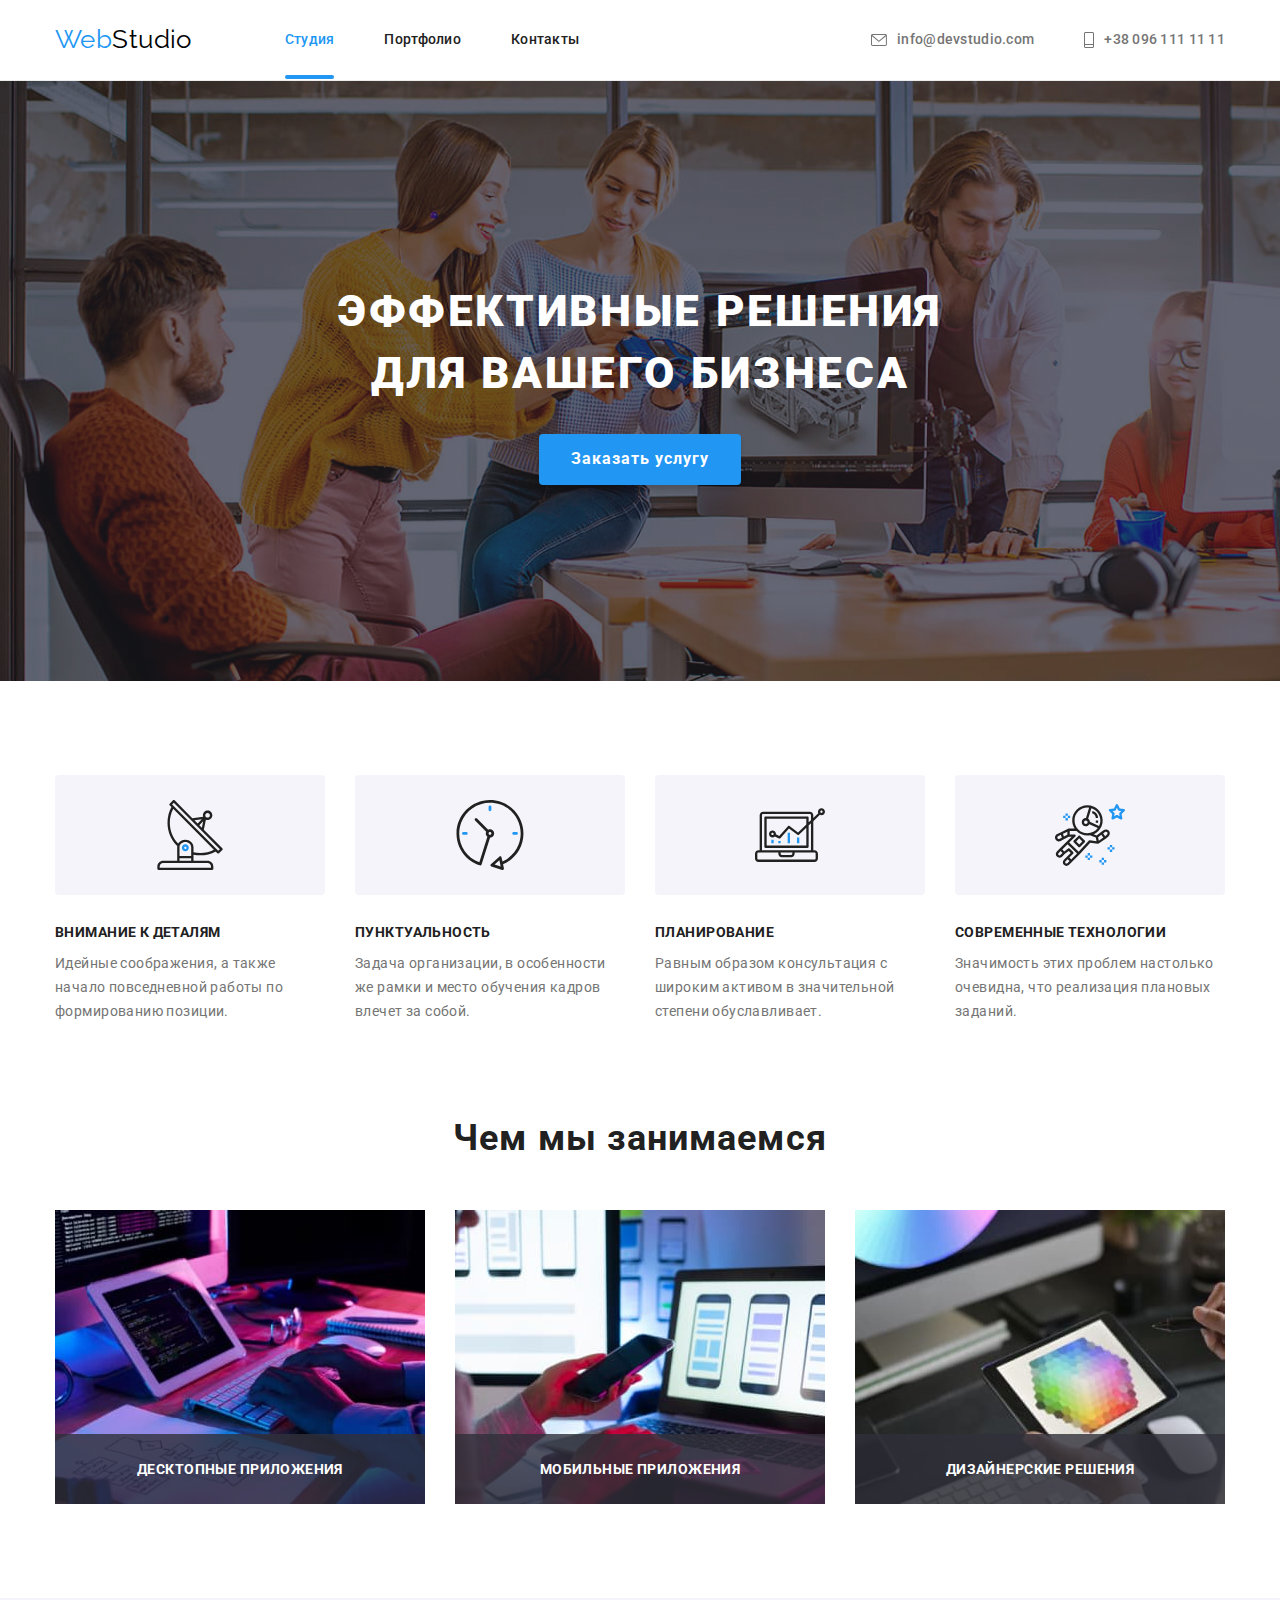
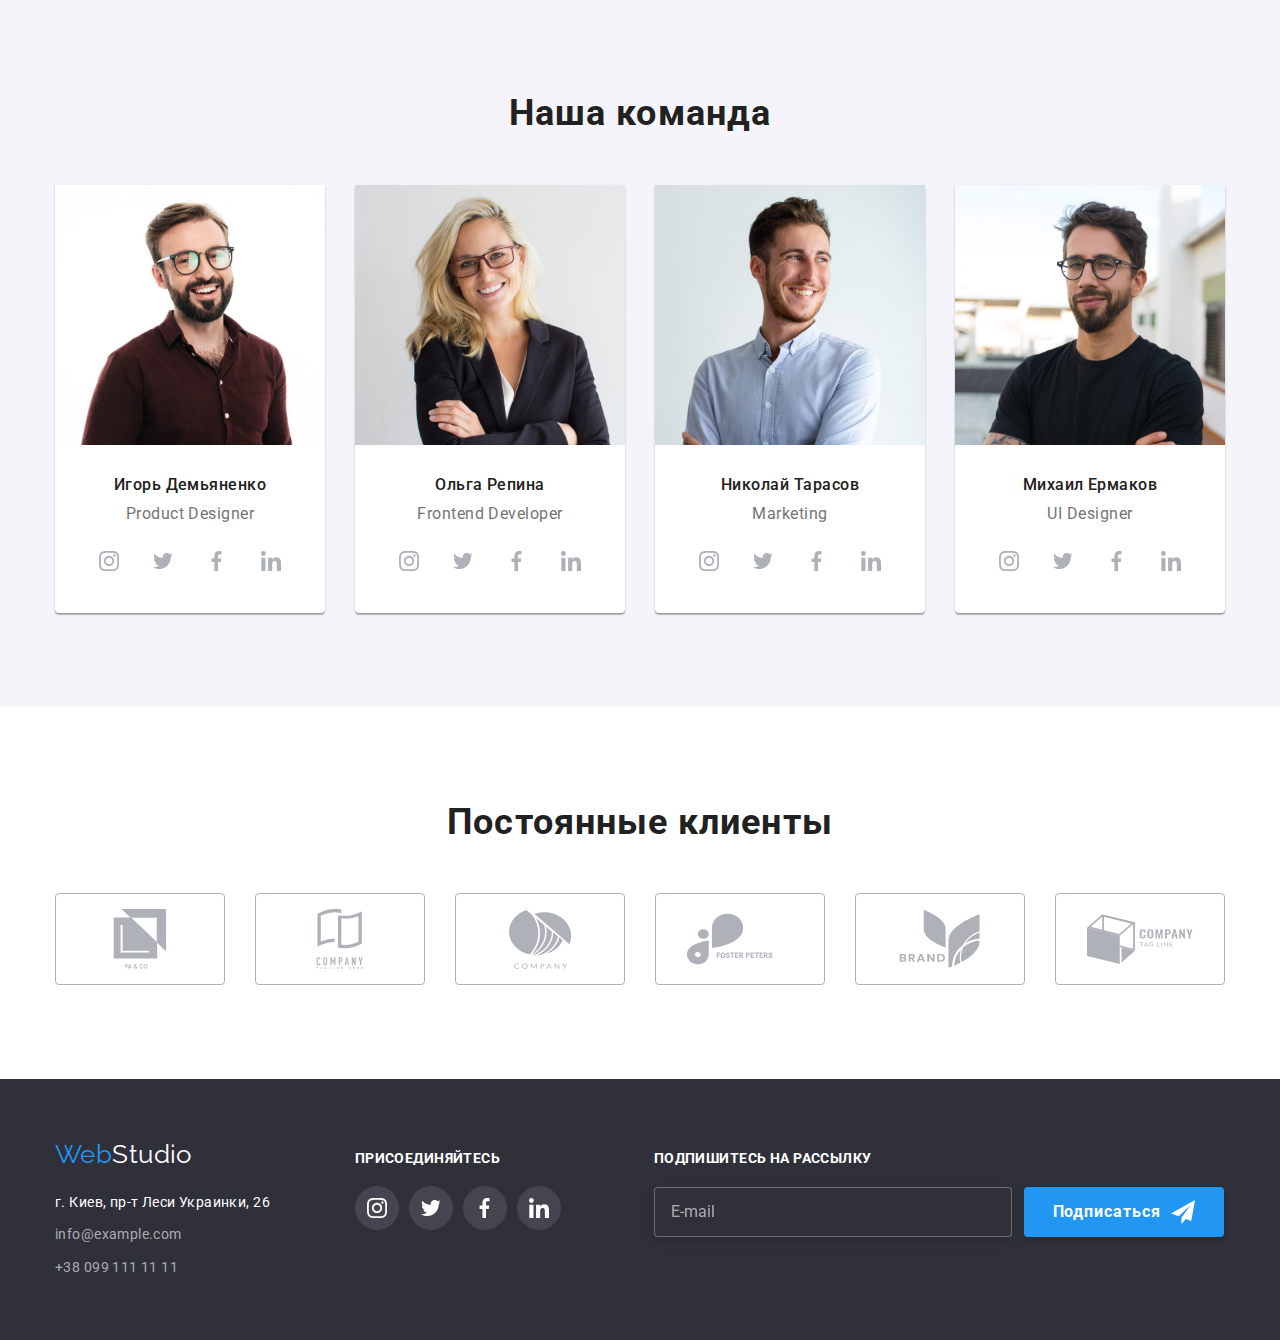
<file: index.html>
<!DOCTYPE html>
<html lang="ru">

<head>
  <meta charset="UTF-8" />
  <meta http-equiv="X-UA-Compatible" content="IE=edge" />
  <meta name="viewport" content="width=device-width, initial-scale=1.0" />
  <title>WebStudio</title>
  <link rel="preconnect" href="https://fonts.googleapis.com" />
  <link rel="preconnect" href="https://fonts.gstatic.com" crossorigin />
  <link href="https://fonts.googleapis.com/css2?family=Raleway:wght@700&family=Roboto:wght@400;500;700;900&display=swap"
    rel="stylesheet" />
  <link rel="stylesheet"
    href="https://cdnjs.cloudflare.com/ajax/libs/modern-normalize/1.1.0/modern-normalize.min.css" />
      <link rel="stylesheet" href="./css/main.min.css" />

</head>

<body>
  <!-- Шапка -->
  <header>
    <div class="header-border">
      <div class="container main-nav">
        <nav class="nav-header">
          <a lang="en" href="./index.html" class="logo">Web<span class="logo-secondary">Studio</span></a>

          <ul class="site-nav list">
            <li class="item">
              <a href="./index.html" class="site-nav-link link current">Студия</a>
            </li>
            <li class="item">
              <a href="./portfolio.html" class="site-nav-link link">Портфолио</a>
            </li>
            <li class="item"><a href="" class="site-nav-link link">Контакты</a></li>
          </ul>
        </nav>

        <ul class="header-list list">
          <li class="item">
            <a href="mailto:info@devstudio.com" class="header-link link"><svg class="header-mail" width="16" height="12">
                <use href="./images/icons.svg#icon-mail"></use>
              </svg>
              info@devstudio.com</a>
          </li>
          <li class="item">
            <a href="tel:+380961111111" class="header-link link">
              <svg class="header-phone" width="10" height="16">
                <use href="./images/icons.svg#icon-phone"></use>
              </svg>+38 096 111 11 11</a>
          </li>
        </ul>
      </div>
    </div>
  </header>
  <!-- Основной контент -->

  <main>
    <!-- Герой -->
    <section class="hero">
      <div class="container top">
        <h1 class="hero-title">
          Эффективные решения <br />
          для вашего бизнеса
        </h1>
        <div class="padding-bottom">
          <button type="button" class="primary-button" data-modal-open>
            Заказать услугу
          </button>
          <div class="backdrop is-hidden" data-modal>
            <div class="modal">
              <button class="close-button" data-modal-close>
                <svg class="icon-close" width="18" height="18">
                  <use href="./images/icons.svg#icon-icon-close-1"></use>
                </svg>
              </button>
              <form class="form-field">
                <b class="form-title">Оставьте свои данные, мы вам перезвоним</b>

                <label class="form-label">
                  <span class="form-name">Имя</span>
                  <input class="form-input" type="text" name="name" autofocus required />
                  <svg class="form-icon" width="18" height="18">
                    <use href="./images/icons.svg#icon-person-modal"></use>
                  </svg>
                </label>

                <label class="form-label">
                  <span class="form-name">Телефон</span>
                  <input class="form-input" type="tel" name="phone" required />
                  <svg class="form-icon" width="18" height="18">
                    <use href="./images/icons.svg#icon-phone-modal"></use>
                  </svg>
                </label>

                <label class="form-label">
                  <span class="form-name">Почта</span>
                  <input class="form-input" type="email" name="mail" required />
                  <svg class="form-icon" width="18" height="18">
                    <use href="./images/icons.svg#icon-email-modal"></use>
                  </svg>
                </label>

                <label class="form-label">
                  <span class="form-name">Коментарий</span>
                  <textarea class="form-textarea" name="comment" placeholder="Введите текст"></textarea>
                </label>

                <label class="form-label-checkbox">
                  <input class="form-input-checkbox visually-hidden" type="checkbox" required />
                  <span class="box-icon-checkbox">
                    <svg class="form-icon-check" width="16" height="15">
                      <use href="./images/icons.svg#icon-check"></use>
                    </svg>
                  </span>
                  <span class="form-name-checkbox">Соглашаюсь с рассылкой и принимаю
                    <a href="" class="form-link">Условия договора</a></span>
                </label>

                <button class="form-button" type="submit">Отправить</button>
              </form>
            </div>
          </div>
        </div>
      </div>
    </section>

    <!-- Приемущества сайта -->
    <div class="benefits section main-section">
      <div class="container">
        <ul class="benefits__list list">
          <li class="benefits__item">
            <div class="benefits__thumb">
              <svg class="benefits__icon" width="70" height="70">
                <use href="./images/icons.svg#icon-antenna-1"></use>
              </svg>
            </div>
            <h3 class="benefits__title">Внимание к деталям</h3>
            <p class="benefits__text">
              Идейные соображения, а также начало повседневной работы по
              формированию позиции.
            </p>
          </li>
          <li class="benefits__item">
            <div class="benefits__thumb">
              <svg class="benefits__icon" width="70" height="70">
                <use href="./images/icons.svg#icon-clock-1"></use>
              </svg>
            </div>
            <h3 class="benefits__title">Пунктуальность</h3>
            <p class="benefits__text">
              Задача организации, в особенности же рамки и место обучения
              кадров влечет за собой.
            </p>
          </li>
          <li class="benefits__item">
            <div class="benefits__thumb">
              <svg class="benefits__icon" width="70" height="70">
                <use href="./images/icons.svg#icon-monitor"></use>
              </svg>
            </div>
            <h3 class="benefits__title">Планирование</h3>
            <p class="benefits__text">
              Равным образом консультация с широким активом в значительной
              степени обуславливает.
            </p>
          </li>
          <li class="benefits__item">
            <div class="benefits__thumb">
              <svg class="benefits__icon" width="70" height="70">
                <use href="./images/icons.svg#icon-astronaut-1"></use>
              </svg>
            </div>
            <h3 class="benefits__title">Современные технологии</h3>
            <p class="benefits__text">
              Значимость этих проблем настолько очевидна, что реализация
              плановых заданий.
            </p>
          </li>
        </ul>
      </div>
    </div>
    <!-- Чем мы занимаемся -->
    <section class="work">
      <div class="container">
        <h2 class="work__title">Чем мы занимаемся</h2>
        <ul class="work__list list">
          <li class="work__item">
            <img src="./images/webstudio/nout.jpg" alt="планшет с написанным на нем кодом" width="370" height="294" />
            <div class="service">
              <p class="service__text">десктопные приложения</p>
            </div>
          </li>
          <li class="work__item">
            <img src="./images/webstudio/mobile.jpg" alt="работа на ноутбуке" width="370" height="294" />
            <div class="service">
              <p class="service__text">мобильные приложения</p>
            </div>
          </li>
          <li class="work__item">
            <img src="./images/webstudio/cube.jpg" alt="цветной шестигранник на планшете" width="370" height="294" />
            <div class="service">
              <p class="service__text">дизайнерские решения</p>
            </div>
          </li>
        </ul>
      </div>
    </section>
    <!-- Команда работников -->
    <section class="team section">
      <div class="container">
        <h2 class="team__title">Наша команда</h2>
        <ul class="team__list list">
          <li class="team__item">
            <img src="./images/webstudio/red.jpg" alt="работник компании в красной рубашке" width="270" height="260" />
            <div class="team__padding">
              <h3 class="team__name">Игорь Демьяненко</h3>
              <p lang="en" class="team__text">Product Designer</p>
            </div>
            <div class="network">
              <ul class="network__list">
                <li class="network__item">
                  <a href="" class="network__link"><svg class="network__icon" width="20" height="20">
                      <use href="./images/icons.svg#icon-instagram-2"></use>
                    </svg></a>
                </li>
                <li class="network__item">
                  <a href="" class="network__link"><svg class="network__icon" width="20" height="20">
                      <use href="./images/icons.svg#icon-twitter"></use>
                    </svg></a>
                </li>
                <li class="network__item">
                  <a href="" class="network__link"><svg class="network__icon" width="20" height="20">
                      <use href="./images/icons.svg#icon-facebook"></use>
                    </svg></a>
                </li>
                <li class="network__item">
                  <a href="" class="network__link"><svg class="network__icon" width="20" height="20">
                      <use href="./images/icons.svg#icon-linkedin-1"></use>
                    </svg></a>
                </li>
              </ul>
            </div>
          </li>
          <li class="team__item">
            <img src="./images/webstudio/blond.jpg" alt="работник комапании девушка блондинка" width="270"
              height="260" />
            <div class="team__padding">
              <h3 class="team__name">Ольга Репина</h3>
              <p lang="en" class="team__text">Frontend Developer</p>
            </div>
            <div class="network">
              <ul class="network__list">
                <li class="network__item">
                  <a href="" class="network__link"><svg class="network__icon" width="20" height="20">
                      <use href="./images/icons.svg#icon-instagram-2"></use>
                    </svg></a>
                </li>
                <li class="network__item">
                  <a href="" class="network__link"><svg class="network__icon" width="20" height="20">
                      <use href="./images/icons.svg#icon-twitter"></use>
                    </svg></a>
                </li>
                <li class="network__item">
                  <a href="" class="network__link"><svg class="network__icon" width="20" height="20">
                      <use href="./images/icons.svg#icon-facebook"></use>
                    </svg></a>
                </li>
                <li class="network__item">
                  <a href="" class="network__link"><svg class="network__icon" width="20" height="20">
                      <use href="./images/icons.svg#icon-linkedin-1"></use>
                    </svg></a>
                </li>
              </ul>
            </div>
          </li>
          <li class="team__item">
            <img src="./images/webstudio/white.jpg" alt="работник комапании в синей рубашке" width="270" height="260" />
            <div class="team__padding">
              <h3 class="team__name">Николай Тарасов</h3>
              <p lang="en" class="team__text">Marketing</p>
            </div>
            <div class="network">
              <ul class="network__list">
                <li class="network__item">
                  <a href="" class="network__link"><svg class="network__icon" width="20" height="20">
                      <use href="./images/icons.svg#icon-instagram-2"></use>
                    </svg></a>
                </li>
                <li class="network__item">
                  <a href="" class="network__link"><svg class="network__icon" width="20" height="20">
                      <use href="./images/icons.svg#icon-twitter"></use>
                    </svg></a>
                </li>
                <li class="network__item">
                  <a href="" class="network__link"><svg class="network__icon" width="20" height="20">
                      <use href="./images/icons.svg#icon-facebook"></use>
                    </svg></a>
                </li>
                <li class="network__item">
                  <a href="" class="network__link"><svg class="network__icon" width="20" height="20">
                      <use href="./images/icons.svg#icon-linkedin-1"></use>
                    </svg></a>
                </li>
              </ul>
            </div>
          </li>
          <li class="team__item">
            <img src="./images/webstudio/black.jpg" alt="работник комапании в черной футболке" width="270"
              height="260" />
            <div class="team__padding">
              <h3 class="team__name">Михаил Ермаков</h3>
              <p lang="en" class="team__text">UI Designer</p>
            </div>
            <div class="network">
              <ul class="network__list">
                <li class="network__item">
                  <a href="" class="network__link"><svg class="network__icon" width="20" height="20">
                      <use href="./images/icons.svg#icon-instagram-2"></use>
                    </svg></a>
                </li>
                <li class="network__item">
                  <a href="" class="network__link"><svg class="network__icon" width="20" height="20">
                      <use href="./images/icons.svg#icon-twitter"></use>
                    </svg></a>
                </li>
                <li class="network__item">
                  <a href="" class="network__link"><svg class="network__icon" width="20" height="20">
                      <use href="./images/icons.svg#icon-facebook"></use>
                    </svg></a>
                </li>
                <li class="network__item">
                  <a href="" class="network__link"><svg class="network__icon" width="20" height="20">
                      <use href="./images/icons.svg#icon-linkedin-1"></use>
                    </svg></a>
                </li>
              </ul>
            </div>
          </li>
        </ul>
      </div>
    </section>

    <!-- Постоянные клиенты -->
    <section class="section">
      <div class="container thumb">
        <h3 class="clients-title">Постоянные клиенты</h3>
        <ul class="clients-list">
          <li class="clients-item">
            <a href="" class="clients-link">
              <svg class="clients-icon" width="106" height="60">
                <use href="./images/icons.svg#icon-group-1"></use>
              </svg>
            </a>
          </li>
          <li class="clients-item">
            <a href="" class="clients-link">
              <svg class="clients-icon" width="106" height="60">
                <use href="./images/icons.svg#icon-group-2"></use>
              </svg>
            </a>
          </li>
          <li class="clients-item">
            <a href="" class="clients-link">
              <svg class="clients-icon" width="106" height="60">
                <use href="./images/icons.svg#icon-group-3"></use>
              </svg>
            </a>
          </li>
          <li class="clients-item">
            <a href="" class="clients-link">
              <svg class="clients-icon" width="106" height="60">
                <use href="./images/icons.svg#icon-group4"></use>
              </svg>
            </a>
          </li>
          <li class="clients-item">
            <a href="" class="clients-link">
              <svg class="clients-icon" width="106" height="60">
                <use href="./images/icons.svg#icon-group-5"></use>
              </svg>
            </a>
          </li>
          <li class="clients-item">
            <a href="" class="clients-link">
              <svg class="clients-icon" width="106" height="60">
                <use href="./images/icons.svg#icon-group6"></use>
              </svg>
            </a>
          </li>
        </ul>
      </div>
    </section>
  </main>
  <!-- Подвал сайта -->
  <footer>
    <div class="footer">
      <div class="container footer-thumb">
        <div class="address">
          <a lang="en" href="./index.html" class="logo">Web<span class="footer-logo">Studio</span></a>
          <address>
            <p class="footer-address">г. Киев, пр-т Леси Украинки, 26</p>
            <a href="mailto:info@example.com " class="footer-link">info@example.com
            </a>
            <a href="tel:+380991111111" class="footer-link">+38 099 111 11 11</a>
          </address>
        </div>
        <div class="social">
          <h3 class="social-title">присоединяйтесь</h3>
          <ul class="social-list">
            <li class="social-item">
              <a href="" class="social-link"><svg class="social-icon" width="20" height="20">
                  <use href="./images/icons.svg#icon-instagram-2"></use>
                </svg></a>
            </li>
            <li class="social-item">
              <a href="" class="social-link"><svg class="social-icon" width="20" height="20">
                  <use href="./images/icons.svg#icon-twitter"></use>
                </svg></a>
            </li>
            <li class="social-item">
              <a href="" class="social-link"><svg class="social-icon" width="20" height="20">
                  <use href="./images/icons.svg#icon-facebook"></use>
                </svg></a>
            </li>
            <li class="social-item">
              <a href="" class="social-link"><svg class="social-icon" width="20" height="20">
                  <use href="./images/icons.svg#icon-linkedin-1"></use>
                </svg></a>
            </li>
          </ul>
        </div>
        <form class="footer-form">
          <div class="footer-form-email">
            <label for="footer-mail" class="footer-label">Подпишитесь на рассылку</label>
            <input type="email" name="mail" id="footer-mail" placeholder="E-mail" class="footer-input">
          </div>
          <button type="submit" class="footer-form-button">Подписаться
            <svg class="form-icon-button" width="24" height="24">
              <use href="./images/icons.svg#icon-telegram"></use>
            </svg>
          </button>
        </form>

      </div>
    </div>
  </footer>
  <script src="./js/modal.js"></script>
</body>

</html>
</file>
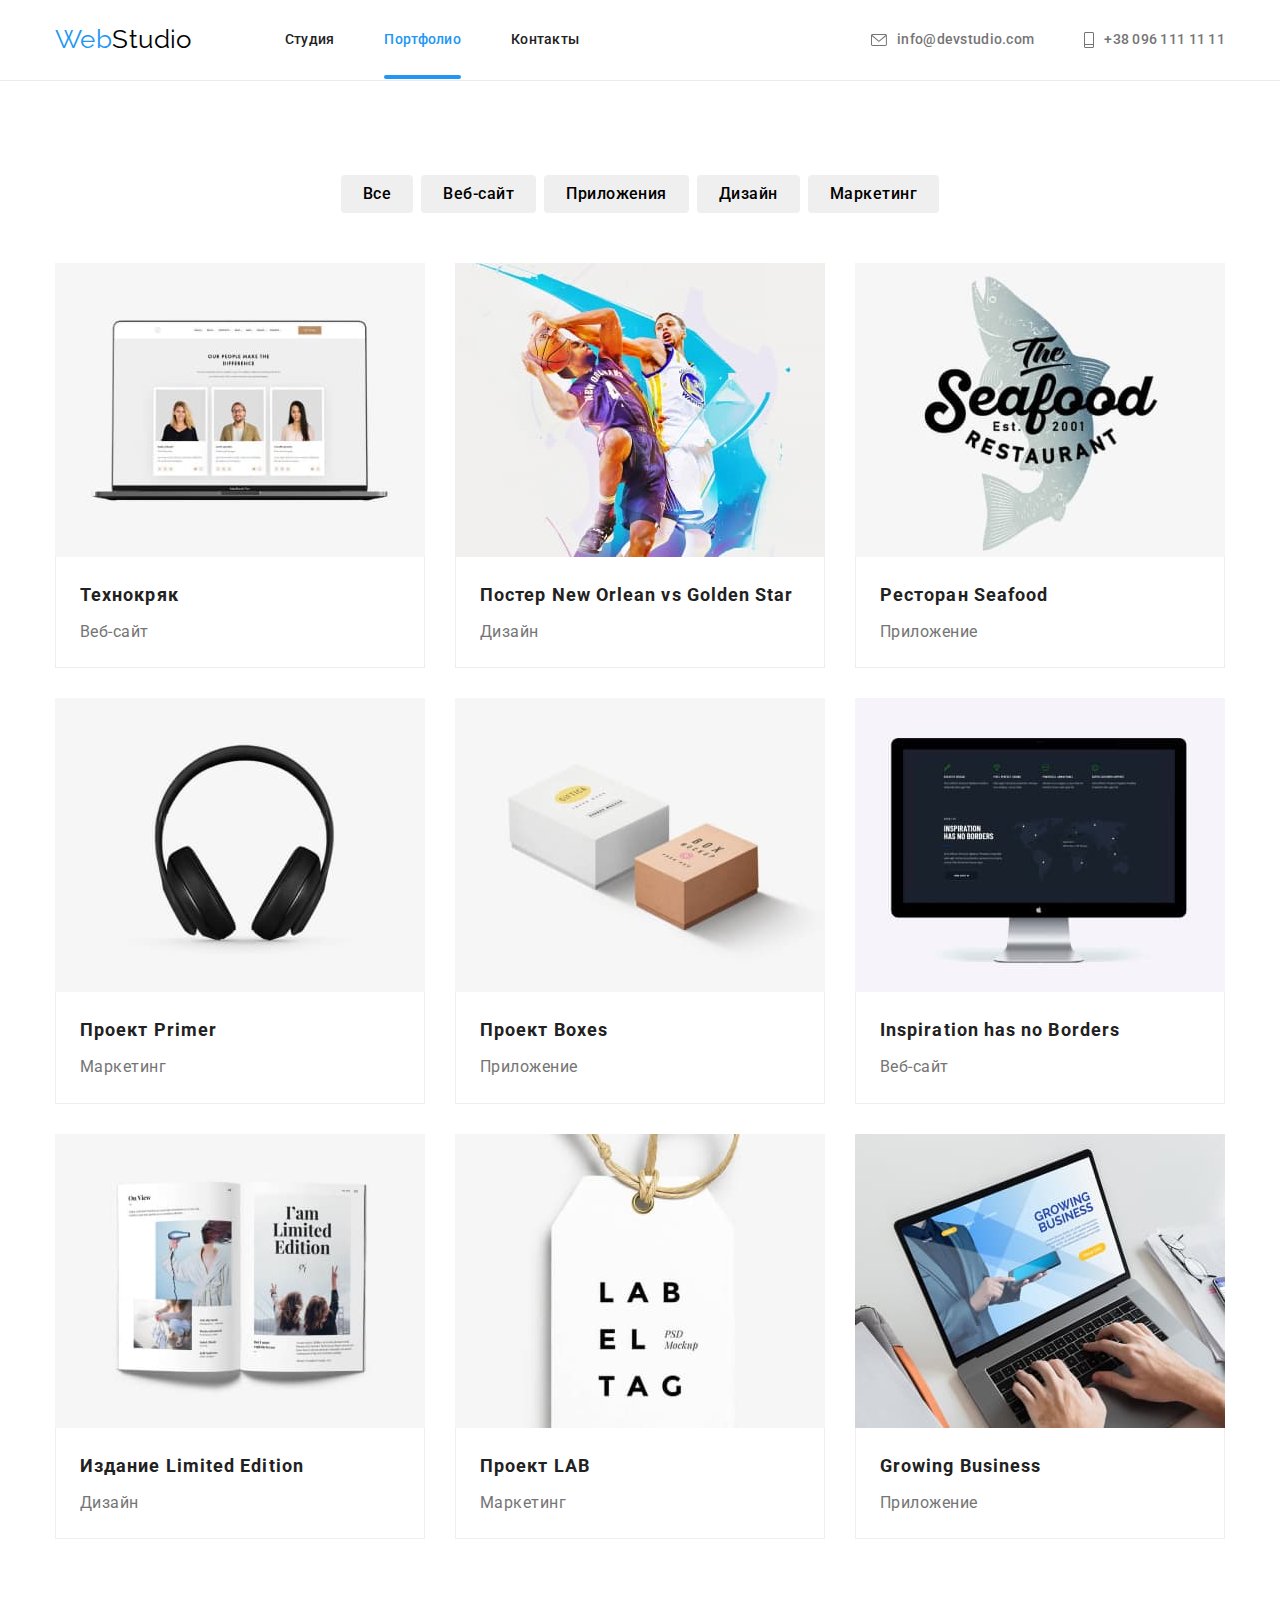
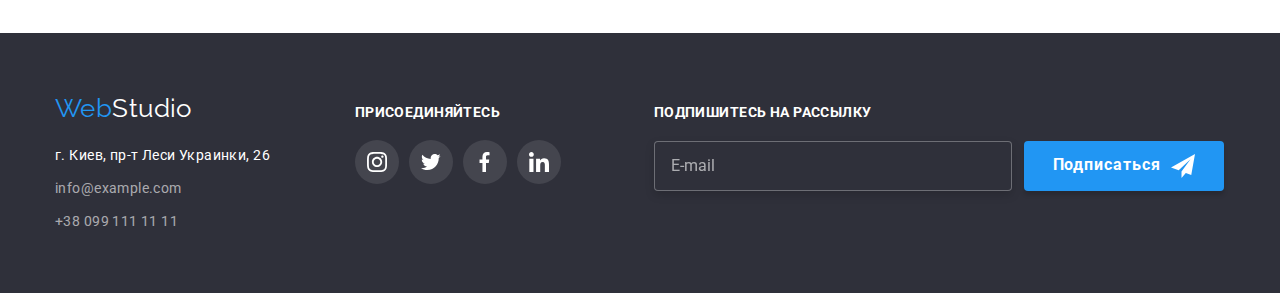
<file: portfolio.html>
<!DOCTYPE html>
<html lang="ru">

<head>
  <meta charset="UTF-8" />
  <meta http-equiv="X-UA-Compatible" content="IE=edge" />
  <meta name="viewport" content="width=device-width, initial-scale=1.0" />
  <title>Portfolio</title>
  <link rel="preconnect" href="https://fonts.googleapis.com" />
  <link rel="preconnect" href="https://fonts.gstatic.com" crossorigin />
  <link href="https://fonts.googleapis.com/css2?family=Raleway:wght@700&family=Roboto:wght@400;500;700;900&display=swap"
    rel="stylesheet" />
  <link rel="stylesheet"
    href="https://cdnjs.cloudflare.com/ajax/libs/modern-normalize/1.1.0/modern-normalize.min.css" />
    <link rel="stylesheet" href="./css/main.min.css" />
   

</head>

<body>
  <!-- Шапка -->
   <header>
    <div class="header-border">
      <div class="container main-nav">
        <nav class="nav-header">
          <a lang="en" href="./index.html" class="logo">Web<span class="logo-secondary">Studio</span></a>

          <ul class="site-nav list">
            <li class="item">
              <a href="./index.html" class="site-nav-link link ">Студия</a>
            </li>
            <li class="item">
              <a href="./portfolio.html" class="site-nav-link link current">Портфолио</a>
            </li>
            <li class="item"><a href="" class="site-nav-link link">Контакты</a></li>
          </ul>
        </nav>

        <ul class="header-list list">
          <li class="item">
            <a href="mailto:info@devstudio.com" class="header-link link"><svg class="header-mail" width="16" height="12">
                <use href="./images/icons.svg#icon-mail"></use>
              </svg>
              info@devstudio.com</a>
          </li>
          <li class="item">
            <a href="tel:+380961111111" class="header-link link">
              <svg class="header-phone" width="10" height="16">
                <use href="./images/icons.svg#icon-phone"></use>
              </svg>+38 096 111 11 11</a>
          </li>
        </ul>
      </div>
    </div>
  </header>

  <main>
    <!-- наши проекты -->
    <section class="projects section">
      <div class="container">
        <h1 hidden class="projects-title">Наши проекты</h1>
        <ul class="projects-list-buttons">
          <li class="item"><button type="button" class="secondary-button ">Все</button></li>
          <li class="item">
            <button type="button" class="secondary-button ">Веб-сайт</button>
          </li>
          <li class="item">
            <button type="button" class="secondary-button ">Приложения</button>
          </li>
          <li class="item">
            <button type="button" class="secondary-button ">Дизайн</button>
          </li>
          <li class="item">
            <button type="button" class="secondary-button ">Маркетинг</button>
          </li>
        </ul>



        <ul class="projects-list">
          <li class="projects-card">
            <a href="" class="card link">
              <div class="projects-thumb">
                <img src="./images/portfolio/img.jpg" alt="ноутбук">
                <div class="projects-overlay">
                  <p class="overlay-text">Ресурс предлагает комплексные предложения с разным уровнем функционала и
                    сервисов. Все это позволит
                    посетителю получить исчерпывающие сведения о компании или частном лице.</p>
                </div>
              </div>

              <div class="projects-content">
                <h2 class="projects-title">Технокряк</h2>
                <p class="projects-text">Веб-сайт</p>
              </div>
            </a>
          </li>

          <li class="projects-card">
            <a href="" class="card link">
              <div class="projects-thumb">
                <img src="./images/portfolio/img(1).jpg" alt="баскетболисты">
                <div class="projects-overlay">
                  <p class="overlay-text">Ресурс предлагает комплексные предложения с разным уровнем функционала и
                    сервисов. Все это позволит
                    посетителю получить исчерпывающие сведения о компании или частном лице.</p>
                </div>
              </div>
              <div class="projects-content">
                <h2 class="projects-title">Постер New Orlean vs Golden Star</h2>
                <p class="projects-text">Дизайн</p>
              </div>
            </a>
          </li>


          </li>
          <li class="projects-card">
            <a href="" class="card link">
              <div class="projects-thumb">
                <img src="./images/portfolio/img(2).jpg" alt="логотип ресторана">
                <div class="projects-overlay">
                  <p class="overlay-text">Ресурс предлагает комплексные предложения с разным уровнем функционала и
                    сервисов. Все это позволит
                    посетителю получить исчерпывающие сведения о компании или частном лице.</p>
                </div>
              </div>
              <div class="projects-content">
                <h2 class="projects-title">Ресторан Seafood</h2>
                <p class="projects-text">Приложение</p>
              </div>
            </a>
          </li>

          <li class="projects-card">
            <a href="" class="card link">
              <div class="projects-thumb">
                <img src="./images/portfolio/img(3).jpg" alt="наушники">
                <div class="projects-overlay">
                  <p class="overlay-text">Ресурс предлагает комплексные предложения с разным уровнем функционала и
                    сервисов. Все это позволит
                    посетителю получить исчерпывающие сведения о компании или частном лице.</p>
                </div>
              </div>
              <div class="projects-content">
                <h2 class="projects-title">Проект Primer</h2>
                <p class="projects-text">Маркетинг</p>
              </div>
            </a>
          </li>

          <li class="projects-card">
            <a href="" class="card link">
              <div class="projects-thumb">
                <img src="./images/portfolio/img(4).jpg" alt="коробки">
                <div class="projects-overlay">
                  <p class="overlay-text">Ресурс предлагает комплексные предложения с разным уровнем функционала и
                    сервисов. Все это позволит
                    посетителю получить исчерпывающие сведения о компании или частном лице.</p>
                </div>
              </div>
              <div class="projects-content">
                <h2 class="projects-title">Проект Boxes</h2>
                <p class="projects-text">Приложение</p>
              </div>
            </a>
          </li>

          <li class="projects-card">
            <a href="" class="card link">
              <div class="projects-thumb">
                <img src="./images/portfolio/img(5).jpg" alt="компьютер">
                <div class="projects-overlay">
                  <p class="overlay-text">Ресурс предлагает комплексные предложения с разным уровнем функционала и
                    сервисов. Все это позволит
                    посетителю получить исчерпывающие сведения о компании или частном лице.</p>
                </div>
              </div>
              <div class="projects-content">
                <h2 class="projects-title">Inspiration has no Borders</h2>
                <p class="projects-text">Веб-сайт</p>
              </div>
            </a>
          </li>

          <li class="projects-card">
            <a href="" class="card link">
              <div class="projects-thumb">
                <img src="./images/portfolio/img(6).jpg" alt="журнал">
                <div class="projects-overlay">
                  <p class="overlay-text">Ресурс предлагает комплексные предложения с разным уровнем функционала и
                    сервисов. Все это позволит
                    посетителю получить исчерпывающие сведения о компании или частном лице.</p>
                </div>
              </div>
              <div class="projects-content">
                <h2 class="projects-title">Издание Limited Edition</h2>
                <p class="projects-text">Дизайн</p>
              </div>
            </a>
          </li>

          <li class="projects-card">
            <a href="" class="card link">
              <div class="projects-thumb">
                <img src="./images/portfolio/img(7).jpg" alt="логотип">
                <div class="projects-overlay">
                  <p class="overlay-text">Ресурс предлагает комплексные предложения с разным уровнем функционала и
                    сервисов. Все это позволит
                    посетителю получить исчерпывающие сведения о компании или частном лице.</p>
                </div>
              </div>
              <div class="projects-content">
                <h2 class="projects-title">Проект LAB</h2>
                <p class="projects-text">Маркетинг</p>
              </div>
            </a>
          </li>

          <li class="projects-card">
            <a href="" class="card link">
              <div class="projects-thumb">
                <img src="./images/portfolio/img(8).jpg" alt="ноутбук">
                <div class="projects-overlay">
                  <p class="overlay-text">Ресурс предлагает комплексные предложения с разным уровнем функционала и
                    сервисов. Все это позволит
                    посетителю получить исчерпывающие сведения о компании или частном лице.</p>
                </div>
              </div>
              <div class="projects-content">
                <h2 class="projects-title">Growing Business</h2>
                <p class="projects-text">Приложение</p>
              </div>
            </a>
          </li>




        </ul>
      </div>
    </section>
  </main>

   <footer>
    <div class="footer">
      <div class="container footer-thumb">
        <div class="address">
          <a lang="en" href="./index.html" class="logo">Web<span class="footer-logo">Studio</span></a>
          <address>
            <p class="footer-address">г. Киев, пр-т Леси Украинки, 26</p>
            <a href="mailto:info@example.com " class="footer-link">info@example.com
            </a>
            <a href="tel:+380991111111" class="footer-link">+38 099 111 11 11</a>
          </address>
        </div>
        <div class="social">
          <h3 class="social-title">присоединяйтесь</h3>
          <ul class="social-list">
            <li class="social-item">
              <a href="" class="social-link"><svg class="social-icon" width="20" height="20">
                  <use href="./images/icons.svg#icon-instagram-2"></use>
                </svg></a>
            </li>
            <li class="social-item">
              <a href="" class="social-link"><svg class="social-icon" width="20" height="20">
                  <use href="./images/icons.svg#icon-twitter"></use>
                </svg></a>
            </li>
            <li class="social-item">
              <a href="" class="social-link"><svg class="social-icon" width="20" height="20">
                  <use href="./images/icons.svg#icon-facebook"></use>
                </svg></a>
            </li>
            <li class="social-item">
              <a href="" class="social-link"><svg class="social-icon" width="20" height="20">
                  <use href="./images/icons.svg#icon-linkedin-1"></use>
                </svg></a>
            </li>
          </ul>
        </div>
        <form class="footer-form">
          <div class="footer-form-email">
            <label for="footer-mail" class="footer-label">Подпишитесь на рассылку</label>
            <input type="email" name="mail" id="footer-mail" placeholder="E-mail" class="footer-input">
          </div>
          <button type="submit" class="footer-form-button">Подписаться
            <svg class="form-icon-button" width="24" height="24">
              <use href="./images/icons.svg#icon-telegram"></use>
            </svg>
          </button>
        </form>

      </div>
    </div>
  </footer>
</body>

</html>
</file>
<file: css/main.min.css>
:root{--title-text-color: #757575;--primary-text-color: rgba(33, 33, 33, 1);--accent-color: #2196f3;--background-color: #ffffff;--secondary-color: #2f303a;--button-color: #ffffff;--portfolio-title: #212121;--primary-button-hover-focus: #188ce8;--transition-timing-function: cubic-bezier(0.4, 0, 0.2, 1)}body{background-color:var(--background-color);color:var(--title-text-color);font-family:Roboto,sans-serif;letter-spacing:.03em;font-size:14px;margin:0}.visually-hidden{position:absolute;width:1px;height:1px;margin:-1px;border:0;padding:0;white-space:nowrap;-webkit-clip-path:inset(100%);clip-path:inset(100%);clip:rect(0 0 0 0);overflow:hidden}h1,h2,h3,h4,h5,h6,p,ul{margin:0;padding:0}img{display:block;max-width:100%;height:auto}.list{list-style:none}.link{text-decoration:none}.section{padding-top:94px;padding-bottom:94px}.container{width:1200px;padding-left:15px;padding-right:15px;margin-left:auto;margin-right:auto}.main-nav{display:-webkit-box;display:-ms-flexbox;display:flex}.nav-header{display:-webkit-box;display:-ms-flexbox;display:flex}.site-nav{display:-webkit-box;display:-ms-flexbox;display:flex;margin-left:auto;margin-right:auto}.site-nav .item:not(:last-child){margin-right:50px}.site-nav .current{color:var(--accent-color)}.current::after{content:"";position:absolute;bottom:0;left:0;width:100%;height:4px;background-color:var(--accent-color);border-radius:2px}.header-list{display:-webkit-box;display:-ms-flexbox;display:flex;padding-top:32px;padding-bottom:32px;margin-left:auto}.header-list .item:not(:last-child){margin-right:50px}.header-border{border-bottom:1px solid #ececec}.logo{margin-right:93px;padding-bottom:25px;color:var(--accent-color);font-family:Raleway,sans-serif;font-size:26px;line-height:1.2;text-decoration:none}.logo:focus,.logo:hover{color:var(--accent-color)}.logo-secondary{color:#000}.logo-secondary:focus,.logo-secondary:hover{color:#000}.nav-header .logo{padding-top:24px}.site-nav-link{position:relative;display:-webkit-box;display:-ms-flexbox;display:flex;padding-top:32px;padding-bottom:32px;color:var(--primary-text-color);font-weight:500;line-height:1.1;letter-spacing:.02em;-webkit-transition-property:color;transition-property:color;-webkit-transition-duration:250ms;transition-duration:250ms;-webkit-transition-timing-function:var(--transition-timing-function);transition-timing-function:var(--transition-timing-function)}.site-nav-link:focus,.site-nav-link:hover{color:var(--accent-color)}.header-link{display:-webkit-box;display:-ms-flexbox;display:flex;-webkit-box-align:center;-ms-flex-align:center;align-items:center;color:var(--title-text-color);font-weight:500;letter-spacing:.02em;line-height:1.1;fill:#757575;-webkit-transition-property:fill,color;transition-property:fill,color;-webkit-transition-duration:250ms;transition-duration:250ms;-webkit-transition-timing-function:var(--transition-timing-function);transition-timing-function:var(--transition-timing-function)}.header-link:hover,.header-link:focus{fill:var(--accent-color);color:var(--accent-color)}.header-link .header-mail{margin-right:10px}.header-link .header-phone{margin-right:10px}.hero{max-width:1600px;height:600px;margin-right:auto;margin-left:auto;background-image:-webkit-gradient(linear, left top, right top, from(rgba(47, 48, 58, 0.4)), to(rgba(47, 48, 58, 0.4))),url(../images/webstudio/Img.jpg);background-image:linear-gradient(to right, rgba(47, 48, 58, 0.4), rgba(47, 48, 58, 0.4)),url(../images/webstudio/Img.jpg);background-color:var(--secondary-color);text-align:center;padding-top:200px;padding-bottom:200px}.hero-title{margin-bottom:30px;color:#fff;font-weight:900;font-size:44px;line-height:1.4;text-align:center;letter-spacing:.06em;text-transform:uppercase}.primary-button{padding:10px 32px;-webkit-box-shadow:0px 4px 4px rgba(0,0,0,.15);box-shadow:0px 4px 4px rgba(0,0,0,.15);border-radius:4px;border:none;background-color:var(--accent-color);color:var(--button-color);font-family:inherit;cursor:pointer;font-weight:700;font-size:16px;line-height:1.9;letter-spacing:.06em}.primary-button:focus,.primary-button:hover{background-color:var(--primary-button-hover-focus)}.backdrop{z-index:99;position:fixed;top:0;left:0;width:100%;height:100%;background-color:rgba(0,0,0,.2);opacity:1;-webkit-transition:opacity 250ms var(--transition-timing-function);transition:opacity 250ms var(--transition-timing-function)}.backdrop.is-hidden{opacity:0;pointer-events:none}.backdrop.is-hidden .modal{-webkit-transform:scale(1.1) translate(-50%, -50%);transform:scale(1.1) translate(-50%, -50%)}.modal{z-index:999;position:absolute;top:50%;left:50%;width:528px;height:581px;-webkit-transform:scale(1) translate(-50%, -50%);transform:scale(1) translate(-50%, -50%);background-color:#fff;-webkit-transition:-webkit-transform 250ms var(--transition-timing-function);transition:-webkit-transform 250ms var(--transition-timing-function);transition:transform 250ms var(--transition-timing-function);transition:transform 250ms var(--transition-timing-function), -webkit-transform 250ms var(--transition-timing-function)}.close-button{position:absolute;top:8px;right:8px;display:-webkit-box;display:-ms-flexbox;display:flex;padding:0;-webkit-box-align:center;-ms-flex-align:center;align-items:center;-webkit-box-pack:center;-ms-flex-pack:center;justify-content:center;width:30px;height:30px;border-radius:50%;border:1px solid rgba(0,0,0,.1);background-color:#fff;-webkit-transition:250ms var(--transition-timing-function);transition:250ms var(--transition-timing-function)}.close-button:hover{fill:var(--accent-color)}.form-field{padding:40px}.form-title{display:block;margin-bottom:15px;font-size:20px;line-height:1.2;color:#212121;-webkit-user-select:none;-moz-user-select:none;-ms-user-select:none;user-select:none}.form-label{position:relative;display:-webkit-box;display:-ms-flexbox;display:flex;-webkit-box-orient:vertical;-webkit-box-direction:normal;-ms-flex-direction:column;flex-direction:column;-webkit-user-select:none;-moz-user-select:none;-ms-user-select:none;user-select:none}.form-label:not(:first-of-type){margin-top:10px}.form-name{text-align:start;margin-bottom:4px;font-size:12px;line-height:1.2;letter-spacing:.01em;color:#757575}.form-input{display:block;padding-left:42px;padding-right:5px;height:40px;outline:rgba(0,0,0,0);border:1px solid rgba(33,33,33,.2);border-radius:4px;cursor:pointer}.form-input:focus{border:1px solid var(--accent-color)}.form-icon{position:absolute;bottom:11px;left:12px}.form-input+.form-icon{-webkit-transition:fill 250ms var(--transition-timing-function),border 250ms var(--transition-timing-function);transition:fill 250ms var(--transition-timing-function),border 250ms var(--transition-timing-function)}.form-input:focus+.form-input+.form-icon{fill:var(--accent-color)}.form-textarea{display:block;margin-bottom:17px;padding:12px 16px;height:120px;resize:none;outline:rgba(0,0,0,0);border:1px solid rgba(33,33,33,.2);border-radius:4px;-webkit-transition:border 250ms var(--transition-timing-function);transition:border 250ms var(--transition-timing-function);cursor:pointer}.form-textarea:focus{border:1px solid var(--accent-color)}.form-label-checkbox{display:-webkit-box;display:-ms-flexbox;display:flex;-webkit-box-align:center;-ms-flex-align:center;align-items:center;-webkit-box-pack:center;-ms-flex-pack:center;justify-content:center;margin-bottom:30px;-webkit-user-select:none;-moz-user-select:none;-ms-user-select:none;user-select:none}.box-icon-checkbox{display:-webkit-inline-box;display:-ms-inline-flexbox;display:inline-flex;-webkit-box-align:center;-ms-flex-align:center;align-items:center;-webkit-box-pack:center;-ms-flex-pack:center;justify-content:center;margin-right:10px;width:16px;height:15px;outline:2px solid #000;outline-offset:-2px;border-radius:2px;-webkit-transition-property:background-color,outline;transition-property:background-color,outline;-webkit-transition-duration:250ms;transition-duration:250ms;-webkit-transition-timing-function:var(--transition-timing-function);transition-timing-function:var(--transition-timing-function);cursor:pointer}.form-input-checkbox:checked+.box-icon-checkbox{background-color:var(--accent-color);outline:rgba(0,0,0,0)}.form-icon-check{fill:#fff}.form-name-checkbox{line-height:1.7;color:#757575}.form-link{line-height:1.7;color:var(--accent-color)}.form-button{padding:0;width:200px;height:50px;background-color:#188ce8;-webkit-box-shadow:0px 4px 4px rgba(0,0,0,.15);box-shadow:0px 4px 4px rgba(0,0,0,.15);border-radius:4px;border:rgba(0,0,0,0);font-weight:700;font-size:16px;line-height:1.9;letter-spacing:.06em;color:#fff;cursor:pointer}.benefits__list{display:-webkit-box;display:-ms-flexbox;display:flex}.benefits__list .benefits__item:not(:last-child){margin-right:30px}.benefits__list>.benefits__item{-ms-flex-preferred-size:calc(33.3333333333% - 30px);flex-basis:calc(33.3333333333% - 30px)}.benefits__thumb{display:-webkit-box;display:-ms-flexbox;display:flex;margin-bottom:30px;height:120px;-webkit-box-align:center;-ms-flex-align:center;align-items:center;-webkit-box-pack:center;-ms-flex-pack:center;justify-content:center;border-radius:4px;background-color:#f5f4fa}.benefits__title{margin-bottom:10px;font-size:14px;line-height:1.1;text-transform:uppercase;color:var(--primary-text-color)}.benefits__text{font-size:14px;line-height:24px;letter-spacing:.03em}.work{padding-bottom:94px}.work__title{margin-bottom:50px;color:var(--primary-text-color);font-size:36px;line-height:1.2;text-align:center;letter-spacing:.03em}.work__list{list-style:none;display:-webkit-box;display:-ms-flexbox;display:flex}.work__list .work__item:not(:last-child){margin-right:30px}.work__list>.work__item{-ms-flex-preferred-size:calc(50% - 30px);flex-basis:calc(50% - 30px);position:relative}.service{position:absolute;bottom:0;left:0;width:100%;height:70px;display:-webkit-box;display:-ms-flexbox;display:flex;-webkit-box-pack:center;-ms-flex-pack:center;justify-content:center;-webkit-box-align:center;-ms-flex-align:center;align-items:center;background-color:rgba(47,48,58,.8)}.service__text{font-weight:700;text-align:center;text-transform:uppercase;color:#fff}.team{background-color:#f5f4fa;padding-bottom:94px;padding-top:94px}.team-photo{background-color:var(--background-color)}.team__title{margin-bottom:50px;font-size:36px;line-height:1.2;text-align:center;letter-spacing:.03em;color:#212121}.team__list{list-style:none;display:-webkit-box;display:-ms-flexbox;display:flex}.team__list>.team__item:not(:last-child){margin-right:30px}.team__list>.team__item{-webkit-box-shadow:0px 1px 3px rgba(0,0,0,.12),0px 1px 1px rgba(0,0,0,.14),0px 2px 1px rgba(0,0,0,.2);box-shadow:0px 1px 3px rgba(0,0,0,.12),0px 1px 1px rgba(0,0,0,.14),0px 2px 1px rgba(0,0,0,.2);border-radius:0px 0px 4px 4px;background-color:var(--background-color)}.team__padding{padding-top:30px}.team__name{margin-bottom:10px;text-align:center;font-weight:500;font-size:16px;line-height:1.2;letter-spacing:.03em;color:var(--primary-text-color)}.team__text{text-align:center;font-size:16px;line-height:1.2;letter-spacing:.03em}.network{margin-top:16px;margin-right:32px;margin-left:32px;margin-bottom:30px;display:-webkit-box;display:-ms-flexbox;display:flex;height:44px}.network__list{display:-webkit-box;display:-ms-flexbox;display:flex;list-style:none}.network__item:not(:last-child){margin-right:10px}.network__link{display:-webkit-box;display:-ms-flexbox;display:flex;width:44px;height:44px;list-style:none;-webkit-box-align:center;-ms-flex-align:center;align-items:center;-webkit-box-pack:center;-ms-flex-pack:center;justify-content:center;fill:#afb1b8;border-radius:50px;-webkit-transition-property:fill background-color;transition-property:fill background-color;-webkit-transition-duration:250ms;transition-duration:250ms;-webkit-transition-timing-function:var(--transition-timing-function);transition-timing-function:var(--transition-timing-function)}.network__link:hover,.network__link:focus{background-color:var(--accent-color);fill:#fff}.clients-title{margin-bottom:50px;font-weight:700;font-size:36px;line-height:42px;text-align:center;letter-spacing:.03em;color:#212121}.clients-list{display:-webkit-box;display:-ms-flexbox;display:flex;list-style:none;margin-right:-30px}.clients-item{-ms-flex-preferred-size:calc((100% - 180px)/5);flex-basis:calc((100% - 180px)/5);margin-right:30px;display:-webkit-box;display:-ms-flexbox;display:flex}.clients-link{fill:#afb1b8;display:-webkit-box;display:-ms-flexbox;display:flex;-webkit-box-pack:center;-ms-flex-pack:center;justify-content:center;-webkit-box-align:center;-ms-flex-align:center;align-items:center;width:170px;height:92px;border:1px solid #afb1b8;border-radius:4px;-webkit-transition-property:fill background-color;transition-property:fill background-color;-webkit-transition-duration:250ms;transition-duration:250ms;-webkit-transition-timing-function:var(--transition-timing-function);transition-timing-function:var(--transition-timing-function)}.clients-link:hover,.clients-link:focus{fill:var(--accent-color);border:1px solid var(--accent-color)}.footer{padding-top:60px;padding-bottom:60px;background-color:#2f303a}.footer-thumb{display:-webkit-box;display:-ms-flexbox;display:flex;-webkit-box-align:baseline;-ms-flex-align:baseline;align-items:baseline}.footer .logo{display:block;padding-bottom:0;margin-bottom:20px}.footer-logo{color:var(--background-color)}.container>.logo{padding-top:0}.footer .address{margin-right:70px}.footer-address{padding-bottom:9px;color:#fff;font-style:normal;line-height:1.7}.footer-link{display:block;color:rgba(255,255,255,.6);font-style:normal;text-decoration:none;line-height:1.7;-webkit-transition-property:color;transition-property:color;-webkit-transition-duration:250ms;transition-duration:250ms;-webkit-transition-timing-function:var(--transition-timing-function);transition-timing-function:var(--transition-timing-function)}.footer-link:focus,.footer-link:hover{color:var(--accent-color)}.container .footer-link:not(:last-child){margin-bottom:9px}.social{width:206px;height:80px}.social-title{margin-bottom:20px;font-weight:700;font-size:14px;line-height:16px;letter-spacing:.03em;text-transform:uppercase;color:#fff}.social-list{display:-webkit-box;display:-ms-flexbox;display:flex;list-style:none}.social-item:not(:last-child){margin-right:10px}.social-link{fill:#fff;display:-webkit-box;display:-ms-flexbox;display:flex;-webkit-box-align:center;-ms-flex-align:center;align-items:center;-webkit-box-pack:center;-ms-flex-pack:center;justify-content:center;width:44px;height:44px;background-color:rgba(255,255,255,.1);border-radius:50px;-webkit-transition-property:fill background-color;transition-property:fill background-color;-webkit-transition-duration:250ms;transition-duration:250ms;-webkit-transition-timing-function:var(--transition-timing-function);transition-timing-function:var(--transition-timing-function)}.social-link:hover,.social-link:focus{background-color:var(--accent-color)}.footer-form{display:-webkit-box;display:-ms-flexbox;display:flex;-webkit-box-align:end;-ms-flex-align:end;align-items:end;margin-left:93px}.footer-label{margin-bottom:20px;font-weight:700;line-height:1.2;text-transform:uppercase;color:#fff}.footer-form-email{display:-webkit-box;display:-ms-flexbox;display:flex;-webkit-box-orient:vertical;-webkit-box-direction:normal;-ms-flex-direction:column;flex-direction:column;margin-right:12px}.footer-input{padding-left:16px;width:358px;height:50px;border:1px solid rgba(255,255,255,.3);-webkit-filter:drop-shadow(0px 4px 4px rgba(0, 0, 0, 0.15));filter:drop-shadow(0px 4px 4px rgba(0, 0, 0, 0.15));border-radius:4px;background-color:#2f303a;outline:rgba(0,0,0,0);color:#fff;cursor:pointer}.footer-input::-webkit-input-placeholder{font-size:16px;line-height:1.3;color:rgba(255,255,255,.6)}.footer-input::-moz-placeholder{font-size:16px;line-height:1.3;color:rgba(255,255,255,.6)}.footer-input:-ms-input-placeholder{font-size:16px;line-height:1.3;color:rgba(255,255,255,.6)}.footer-input::-ms-input-placeholder{font-size:16px;line-height:1.3;color:rgba(255,255,255,.6)}.footer-input::placeholder{font-size:16px;line-height:1.3;color:rgba(255,255,255,.6)}.footer-form-button{display:-webkit-box;display:-ms-flexbox;display:flex;-webkit-box-align:center;-ms-flex-align:center;align-items:center;-webkit-box-pack:center;-ms-flex-pack:center;justify-content:center;width:200px;height:50px;border:rgba(0,0,0,0);-webkit-box-shadow:0px 4px 4px rgba(0,0,0,.15);box-shadow:0px 4px 4px rgba(0,0,0,.15);border-radius:4px;font-weight:700;font-size:16px;line-height:1.8;letter-spacing:.06em;background-color:#2196f3;color:#fff;cursor:pointer}.form-icon-button{margin-left:10px}.projects-list-buttons{display:-webkit-box;display:-ms-flexbox;display:flex;list-style:none;-webkit-box-pack:center;-ms-flex-pack:center;justify-content:center;margin-bottom:50px}.projects-list-buttons>.item:not(:last-child){margin-right:8px}.secondary-button{padding:6px 22px;border-radius:4px;font-family:inherit;font-weight:500;font-size:16px;line-height:1.6;letter-spacing:.03em;border:none;cursor:pointer;-webkit-transition-duration:250ms;transition-duration:250ms;-webkit-transition-timing-function:var(--transition-timing-function);transition-timing-function:var(--transition-timing-function)}.secondary-button:focus,.secondary-button:hover{background-color:var(--accent-color);color:var(--button-color);-webkit-box-shadow:0px 3px 1px rgba(0,0,0,.1),0px 1px 2px rgba(0,0,0,.08),0px 2px 2px rgba(0,0,0,.12);box-shadow:0px 3px 1px rgba(0,0,0,.1),0px 1px 2px rgba(0,0,0,.08),0px 2px 2px rgba(0,0,0,.12)}.projects-list{display:-webkit-box;display:-ms-flexbox;display:flex;margin-left:-30px;margin-top:-30px;-ms-flex-wrap:wrap;flex-wrap:wrap;display:flex;list-style:none}.projects-list>.projects-card{-ms-flex-preferred-size:calc((100% - 90px)/3);flex-basis:calc((100% - 90px)/3);margin-left:30px;margin-top:30px}.card{display:block}.card:hover,.card:focus{-webkit-box-shadow:0px 1px 1px rgba(0,0,0,.12),0px 4px 4px rgba(0,0,0,.06),1px 4px 6px rgba(0,0,0,.16);box-shadow:0px 1px 1px rgba(0,0,0,.12),0px 4px 4px rgba(0,0,0,.06),1px 4px 6px rgba(0,0,0,.16)}.projects-thumb{position:relative;overflow:hidden}.projects-overlay{position:absolute;top:0;left:0;width:100%;height:100%;opacity:0;background-color:rgba(33,150,243,.9);-webkit-transform:translateY(100%);transform:translateY(100%);-webkit-transition-duration:250ms;transition-duration:250ms;-webkit-transition-timing-function:var(--transition-timing-function);transition-timing-function:var(--transition-timing-function)}.card:hover .projects-overlay{opacity:1;-webkit-transform:translateY(0);transform:translateY(0);-webkit-transition:-webkit-transform 250ms var(--transition-timing-function);transition:-webkit-transform 250ms var(--transition-timing-function);transition:transform 250ms var(--transition-timing-function);transition:transform 250ms var(--transition-timing-function), -webkit-transform 250ms var(--transition-timing-function)}.overlay-text{padding:63px 24px;font-size:18px;line-height:1.6;color:#fff}.projects-content{border:1px solid #eee;border-top:none;padding:20px 24px}.projects-title{margin-bottom:4px;color:var(--portfolio-title);font-size:18px;line-height:2;letter-spacing:.06em}.projects-text{color:var(--title-text-color);font-size:16px;line-height:1.9;letter-spacing:.03em}/*# sourceMappingURL=main.min.css.map */
</file>
